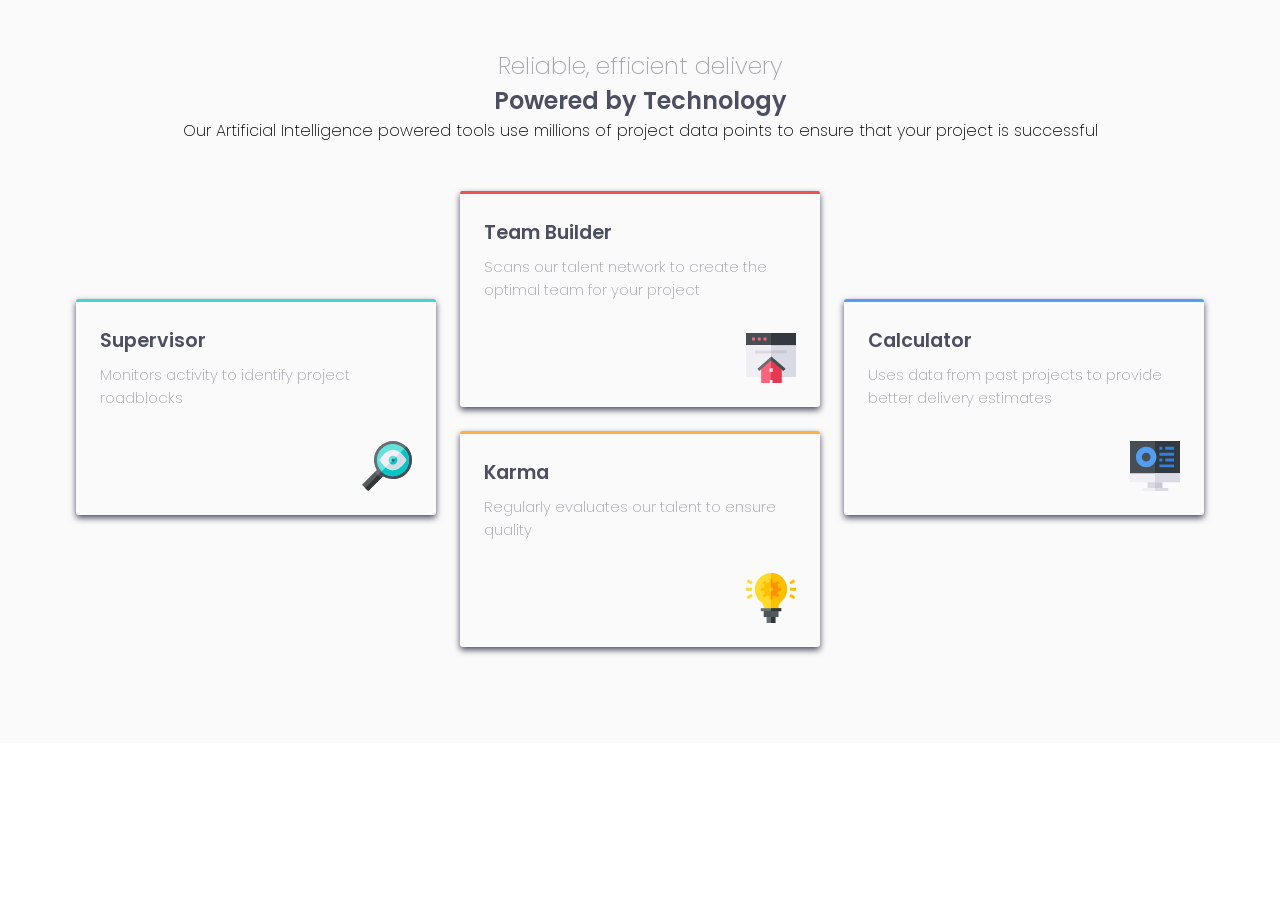
<file: four-card-feature-section-master/four-card-feature-section-master/four-card-feature-section-master/index.html>
<!DOCTYPE html>
<html lang="en">
<head>
  <meta charset="UTF-8">
  <meta name="viewport" content="width=device-width, initial-scale=1.0"> <!-- displays site properly based on user's device -->

  <link rel="icon" type="image/png" sizes="32x32" href="./images/favicon-32x32.png">
  
  <title>Frontend Mentor | Four card feature section</title>
  <link rel="stylesheet" href="css/styles.css">
  
</head>
<body>
  <div class="container">
    <div class="content">
      <h4>Reliable, efficient delivery</h4>
      <h1>Powered by Technology</h1>
      <p>Our Artificial Intelligence powered tools use millions of project data points 
        to ensure that your project is successful</p>
    </div>
        <div class="card-container">
          <div class="card-1 card"> 
            <h1>Supervisor</h1>
            <p>Monitors activity to identify project roadblocks</p>
            <div class="img-container">
              <img src="images/icon-supervisor.svg" alt="img">
            </div>
          </div>

          <div class="card-2 card">
            <h1>Team Builder</h1>
            <p>Scans our talent network to create the optimal team for your project</p>
            <div class="img-container">
              <img src="images/icon-team-builder.svg" alt="img">
            </div>

          </div>

          <div class="card-3 card">
            <h1>Karma</h1>
            <p>Regularly evaluates our talent to ensure quality</p>
            <div class="img-container">
              <img src="images/icon-karma.svg" alt="img">
            </div>
          </div>

          <div class="card-4 card">
            <h1>Calculator</h1>
            <p>Uses data from past projects to provide better delivery estimates</p>
            <div class="img-container">
              <img src="images/icon-calculator.svg" alt="img">
            </div>
            
          </div>
        </div>
  </div>

</body>
</html>
</file>
<file: four-card-feature-section-master/four-card-feature-section-master/four-card-feature-section-master/css/styles.css>
@import url("https://fonts.googleapis.com/css2?family=Poppins:ital,wght@0,100;0,200;0,300;0,400;0,500;0,600;0,700;0,800;0,900;1,100;1,200;1,300;1,400;1,500;1,600;1,700;1,800;1,900&display=swap");
* {
  padding: 0;
  margin: 0;
  box-sizing: border-box;
  font-family: "Poppins", serif;
  font-weight: 200;
  font-style: normal;
}

.container {
  background-color: hsl(0, 0%, 98%);
  width: 100%;
  height: -moz-fit-content;
  height: fit-content;
  padding: 3rem 0;
}
.container .content {
  text-align: center;
}
.container .content h4 {
  font-size: 1.5rem;
  color: hsl(229, 6%, 66%);
}
.container .content h1 {
  font-size: 1.5rem;
  font-weight: 600;
  color: hsl(234, 12%, 34%);
}
.container .card-container {
  display: flex;
  align-items: center;
  justify-content: center;
  margin: 3rem auto;
  max-width: 1200px;
  flex-wrap: wrap;
  gap: 1.5rem;
}
.container .card-container .card {
  width: 30%;
  box-shadow: 0px 3px 6px hsl(234, 12%, 34%);
  border-top: 3px solid;
  padding: 1.5rem;
  border-radius: 0.15rem;
}
.container .card-container .card h1 {
  font-weight: 600;
  font-size: 1.2rem;
  color: hsl(234, 12%, 34%);
}
.container .card-container .card p {
  color: hsl(229, 6%, 66%);
  font-size: 15px;
  margin-top: 0.5rem;
}
.container .card-container .card .img-container {
  display: flex;
  justify-content: flex-end;
  margin-top: 2rem;
}
.container .card-container .card .img-container img {
  width: 50px;
}
.container .card-container .card-1, .container .card-container .card-4 {
  transform: translateY(50%);
}
.container .card-container .card-1 {
  border-top-color: hsl(180, 62%, 55%);
}
.container .card-container .card-2 {
  border-top-color: hsl(0, 78%, 62%);
}
.container .card-container .card-3 {
  order: 4;
  border-top-color: hsl(34, 97%, 64%);
}
.container .card-container .card-4 {
  order: 3;
  border-top-color: hsl(212, 86%, 64%);
}

@media (max-width: 768px) {
  .container {
    padding: 3rem 1.2rem;
  }
  .container .card-container .card {
    width: 100%;
    transform: initial;
  }
}
@media (min-width: 768px) and (max-width: 992px) {
  .container {
    padding: 3rem 1.2rem;
  }
  .container .card-container {
    align-items: stretch;
  }
  .container .card-container .card {
    width: 40%;
    transform: initial;
  }
}/*# sourceMappingURL=styles.css.map */
</file>
